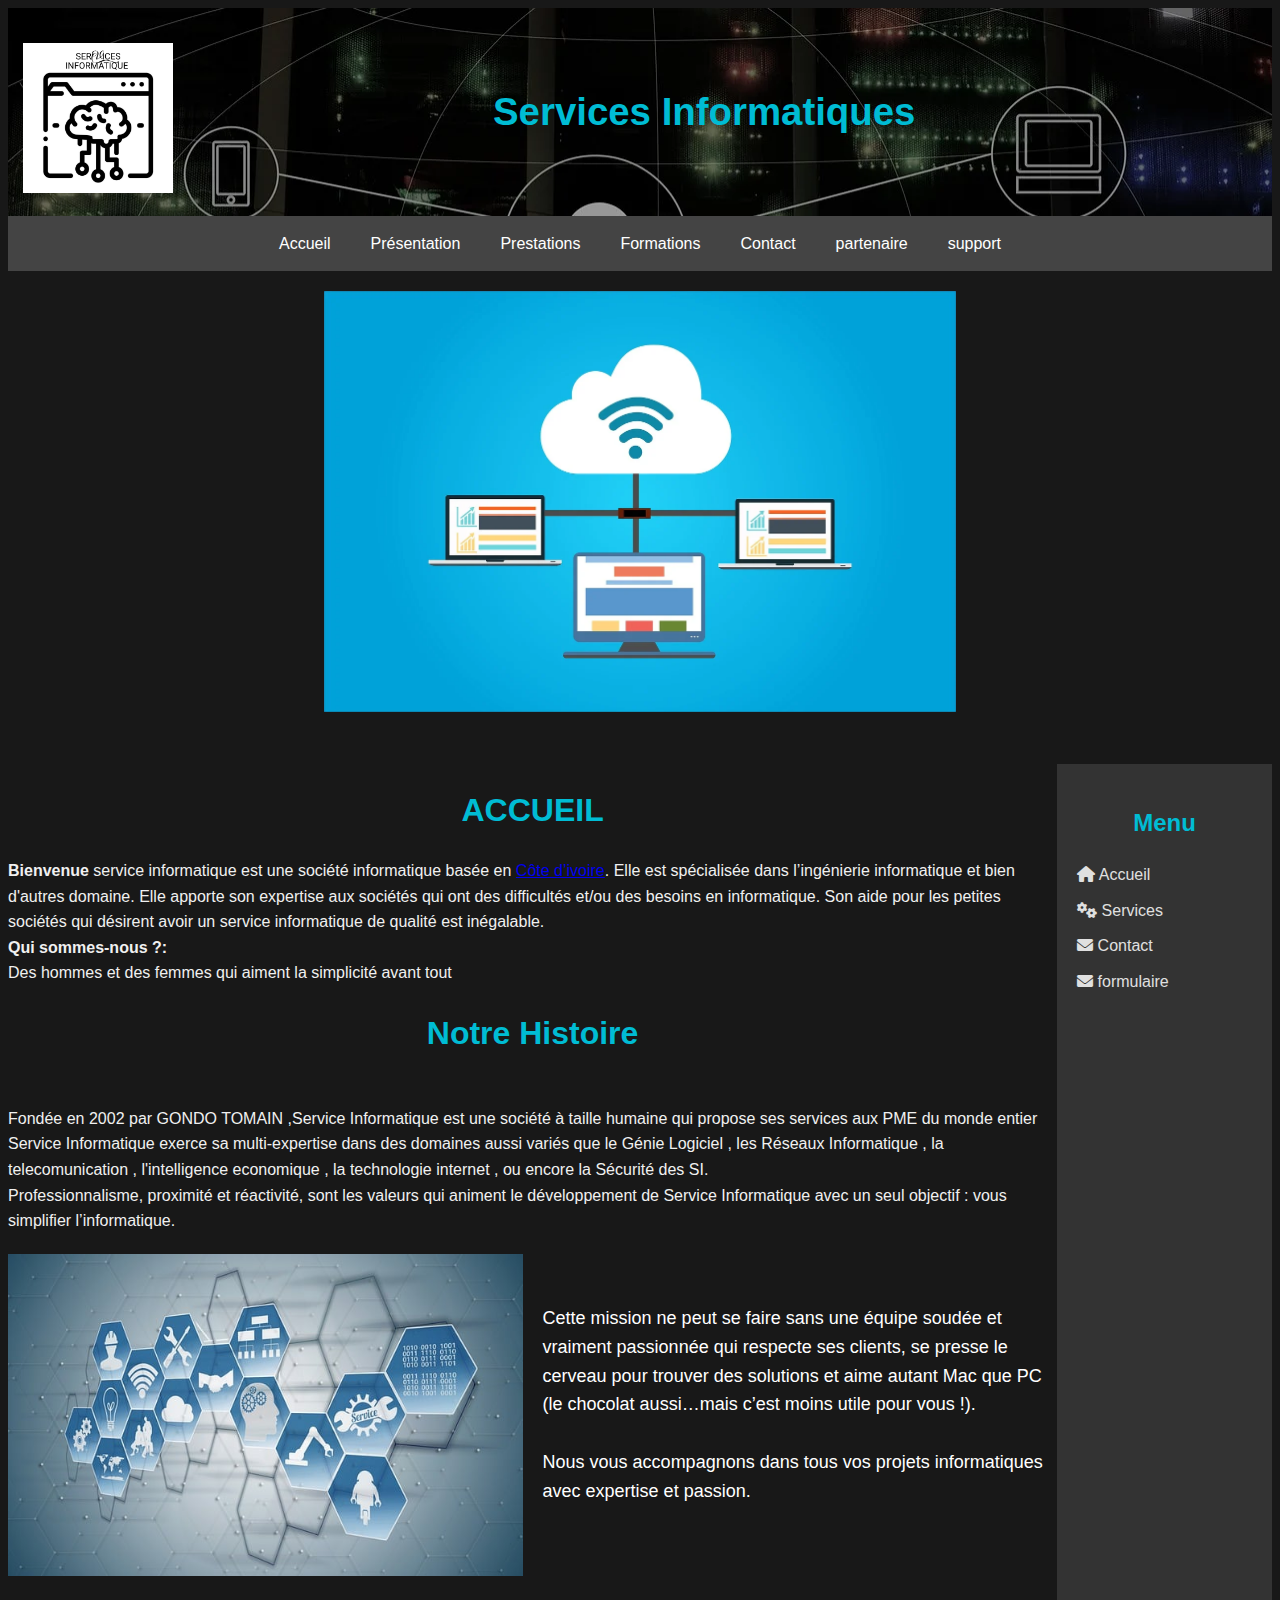
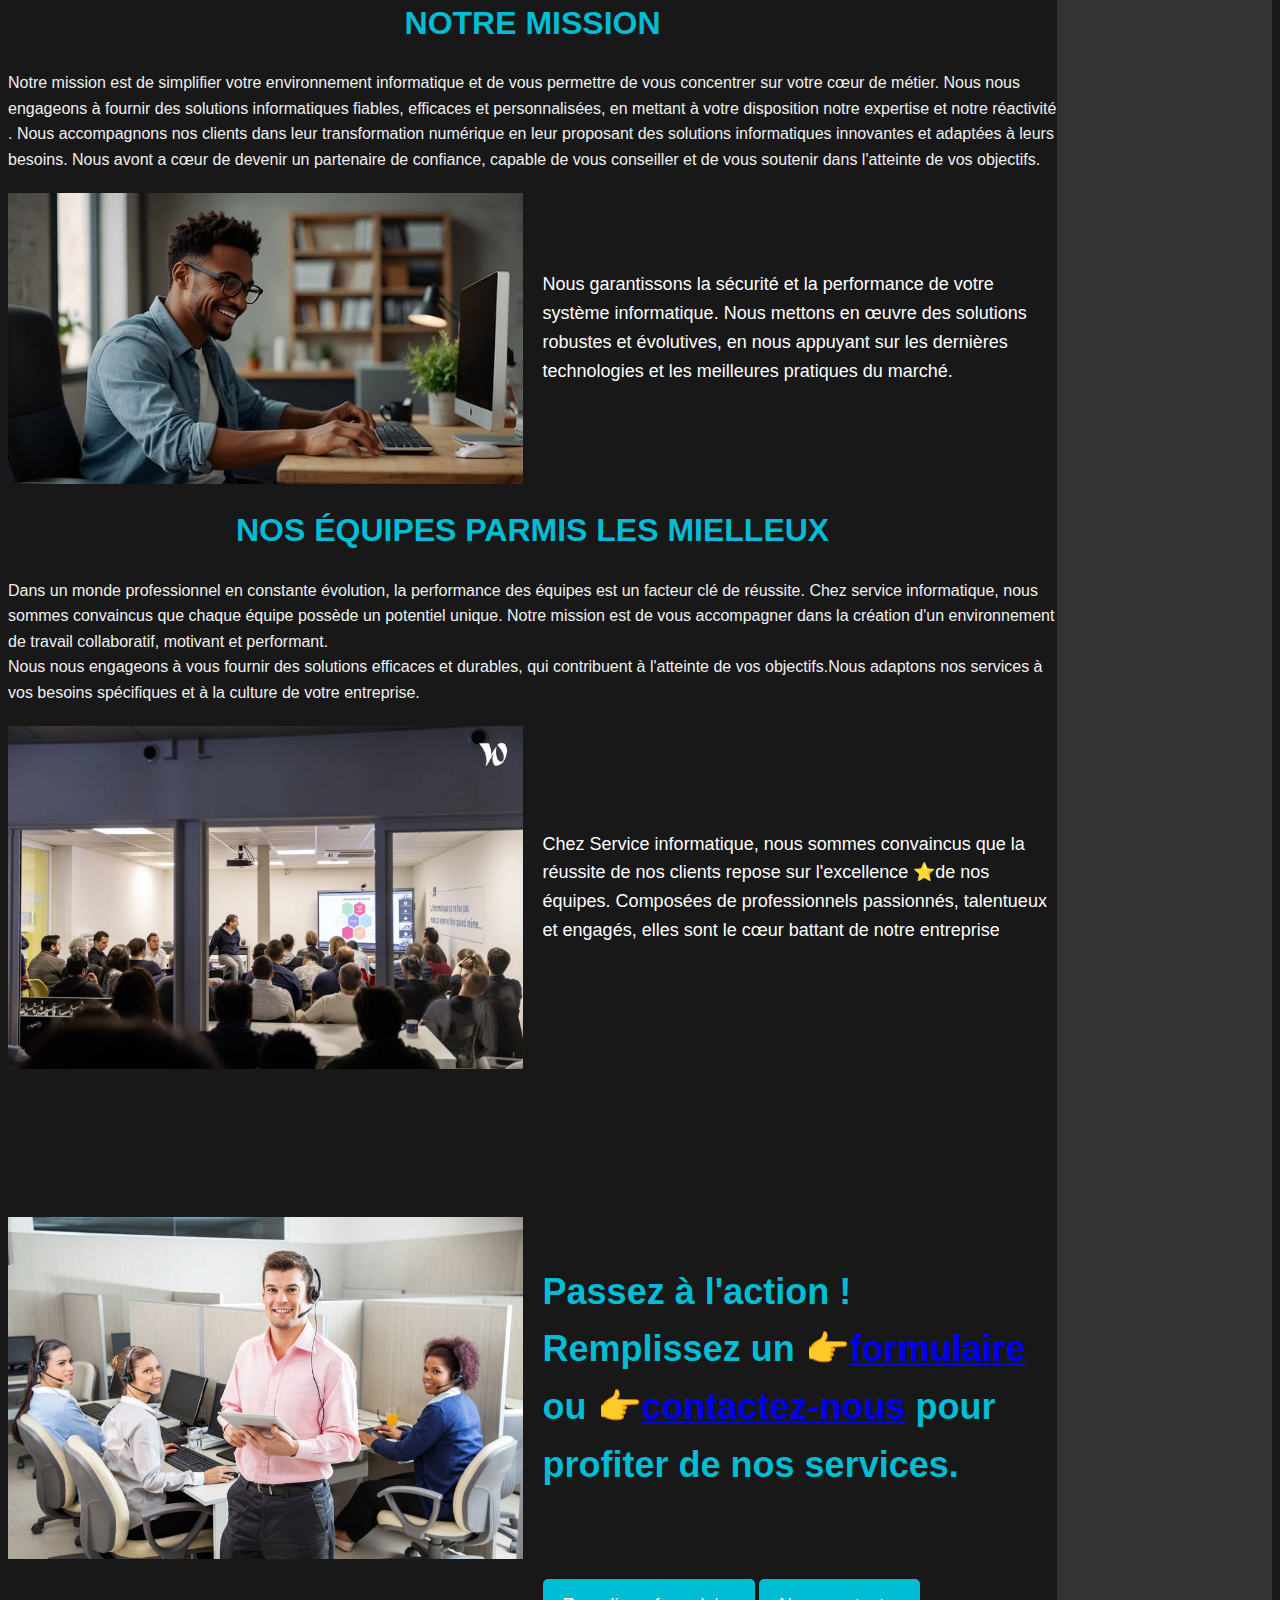
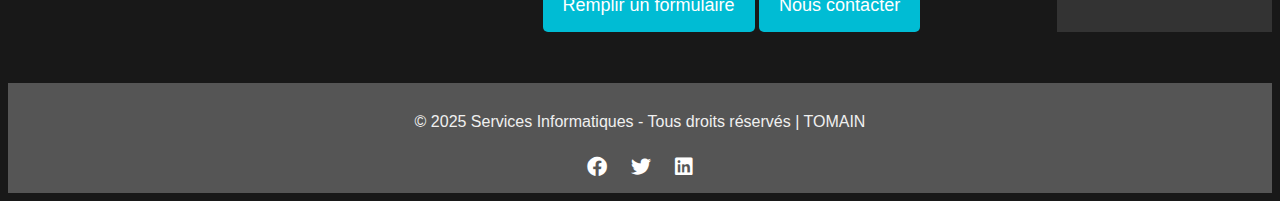
<file: index.html>
<!DOCTYPE html>
<html lang="fr">
<head>
    <meta charset="UTF-8">
    <meta name="viewport" content="width=device-width, initial-scale=1.0">
    <title>SV INFORMATIQUE</title>
    <link rel="stylesheet" href="styles.css">
    <link rel="icon" href="image 13.png">
    <link rel="stylesheet" href="https://cdnjs.cloudflare.com/ajax/libs/font-awesome/6.0.0/css/all.min.css">
    <link rel="stylesheet" href="https://cdn.jsdelivr.net/npm/swiper/swiper-bundle.min.css">


</head>
<body>

    <header class="le-haut">
        <div class="logo">
            <img src="image 0.png" alt="lodo de service informatique">
        </div>
      <big><h1>Services Informatiques</h1></big>
    </header>
    
    <!-- Bouton hamburger pour mobile -->
    <input type="checkbox" id="menu-toggle" class="menu-checkbox">
    <label for="menu-toggle" class="menu-icon">&#9776;</label>
    
    <!-- Menu mobile -->
    <nav class="menu-container">
        <ul class="menu-mobile">
            <li><a href="#acc">Accueil</a></li>
            <li class="dropdown">
                <label for="submenu-toggle-1" class="submenu-label">Présentation</label>
                <input type="checkbox" id="submenu-toggle-1" class="submenu-checkbox">
                <ul class="submenu">
                    <li><a href="#Histoire">Historique</a></li>
                    <li><a href="#mission">Mission</a></li>
                    <li><a href="#equipe">Équipe</a></li>
                </ul>
            </li>
            <li class="dropdown">
                <label for="submenu-toggle-2" class="submenu-label">Prestations</label>
                <input type="checkbox" id="submenu-toggle-2" class="submenu-checkbox">
                <ul class="submenu">
                    <li><a href="#">Génie Logiciel</a></li>
                    <li><a href="#">Réseaux Informatiques</a></li>
                    <li><a href="#">Télécommunication</a></li>
                </ul>
            </li>
        </ul>
    </nav>
    
    <!-- Menu deroulant -->
    <nav>
        <ul class="menu">
            <li><a href="#acc">Accueil</a></li>
            <li class="dropdown">
                <a href="#">Présentation</a>
                <ul class="submenu">
                    <li><a href="#Histoire">Historique</a></li>
                    <li><a href="#mission">Mission</a></li>
                    <li><a href="#equipe">Équipe</a></li>
                </ul>
            </li>
            <li class="dropdown">
                <a href="#">Prestations</a>
                <ul class="submenu">
                    <li><a href="#">Génie Logiciel</a></li>
                    <li><a href="#">Réseaux <br> Informatiques</a></li>
                    <li><a href="#">Télécommu <br>nication</a></li>
                    <li><a href="#">intelligence <br>economique</a></li>
                    <li><a href="#">technologie <br> internet</a></li>
                    <li><a href="#">Sécurité <br> des SI</a></li>
                </ul>
            </li>
            <li class="dropdown"><a href="#">Formations</a>
                <ul class="submenu">
                    <li><a href="#">certification</a></li>
                    <li><a href="#">seminaires</a></li>
                    <li><a href="#">conferences</a></li>
                    <li><a href="#">ateliers</a></li>
                </ul>
            </li>
            <li class="dropdown">
                <a href="./contact.html">Contact</a>
                <ul class="submenu">
                </ul>
            </li>
            <li class="dropdown"><a href="#">partenaire</a>
                <ul class="submenu">
                    <li><a href="#">nationaux</a></li>
                    <li><a href="#">inter nations</a></li>
                </ul>
            </li>
            <li class="dropdown"><a href="#">support</a>
                <ul class="submenu">
                    <li><a href="#">assistance</a></li>
                    <li><a href="#">telechar<br>
                        gement</a></li>
                </ul>
            </li>
        </ul>
    </nav>
    <!-- image defilante -->
    <center>
        <div class="carousel">
            <div class="carousel-slide">
              <img src="image 4.webp" alt="Image 1">
              <img src="image 9.jpg" alt="Image 2">
              <img src="image 7.jpg" alt="Image 3">
              <img src="image 6.jpg" alt="Image 2">
            </div>
        </div>
        
    </center><br><br>
    <div class="container">
        <main class="content">     
          <center><h1><a id="acc">ACCUEIL</a></h1></center>
            <b> Bienvenue</b>
           service informatique est une société informatique basée en <a href="./contact.html">Côte d’ivoire</a>. Elle est spécialisée dans l’ingénierie informatique et bien d'autres domaine. Elle apporte son expertise aux sociétés qui ont des difficultés et/ou des besoins en informatique. Son aide pour les petites sociétés qui désirent avoir un service informatique de qualité est inégalable. <br>
            <b> Qui sommes-nous ?:</b><br>
          Des hommes et des femmes qui aiment la simplicité avant tout <br>
          <center><h1 id="Histoire">Notre Histoire</h1></center><br>
          Fondée en 2002 par GONDO TOMAIN ,Service Informatique est une société à taille humaine qui propose ses services aux PME du monde entier <br>
          Service Informatique exerce sa multi-expertise dans des domaines aussi variés que le Génie Logiciel , les Réseaux Informatique , la telecomunication , l'intelligence economique , la technologie internet , ou encore la Sécurité des SI.<BR>Professionnalisme, proximité et réactivité, sont les valeurs qui animent le développement de Service Informatique avec un seul objectif : vous simplifier l’informatique.  <br>
            <div class="grid-container">
                <img src="image 8.jpg" alt="Image illustrative">
                <div class="text-box">
                    <p>Cette mission ne peut se faire sans une équipe soudée et vraiment passionnée qui respecte ses clients, se presse le cerveau pour trouver des solutions et aime autant Mac que PC (le chocolat aussi…mais c’est moins utile pour vous !). <BR></BR>Nous vous accompagnons dans tous vos projets informatiques avec expertise et passion.</p>
                </div>
            </div>
            <center><h1 id="mission">NOTRE MISSION</h1></center>
            Notre mission est de simplifier votre environnement informatique et de vous permettre de vous concentrer sur votre cœur de métier. Nous nous engageons à fournir des solutions informatiques fiables, efficaces et personnalisées, en mettant à votre disposition notre expertise et notre réactivité . Nous accompagnons nos clients dans leur transformation numérique en leur proposant des solutions informatiques innovantes et adaptées à leurs besoins. Nous avont a cœur de devenir un partenaire de confiance, capable de vous conseiller et de vous soutenir dans l'atteinte de vos objectifs.<br>
            <div class="grid-container">
                <img src="image 1.jpg" alt="Image illustrative">
                <div class="text-box">
                    <p>Nous  garantissons la sécurité et la performance de votre système informatique. Nous mettons en œuvre des solutions robustes et évolutives, en nous appuyant sur les dernières technologies et les meilleures pratiques du marché.</p>
                </div>
            </div>
            <center><h1 id="equipe">NOS ÉQUIPES PARMIS LES MIELLEUX</h1></center>
            Dans un monde professionnel en constante évolution, la performance des équipes est un facteur clé de réussite. Chez service informatique, nous sommes convaincus que chaque équipe possède un potentiel unique. Notre mission est de vous accompagner dans la création d'un environnement de travail collaboratif, motivant et performant. <br>
            Nous nous engageons à vous fournir des solutions efficaces et durables, qui contribuent à l'atteinte de vos objectifs.Nous adaptons nos services à vos besoins spécifiques et à la culture de votre entreprise.
            <div class="grid-container">
                <img src="image 12.webp" alt="Image illustrative">
                <div class="text-box">
                    <p>Chez Service informatique, nous sommes convaincus que la réussite de nos clients repose sur l'excellence ⭐de nos équipes. Composées de professionnels passionnés, talentueux et engagés, elles sont le cœur battant de notre entreprise</p>
                </div>
            </div><br><br><br><br><br>
            <div class="grid-container">
            <img src="image 11.jpe" alt="Image illustrative">
            <div class="text-box">
                <p><h1>Passez à l'action ! <br>Remplissez un 👉<a href="./formulaire.html">formulaire</a><br>
                ou 👉<a href="./contact.html">contactez-nous</a> pour profiter de nos services.</h1>
                </p>
            </div><br>
            <div class="cta-container">
                <a href="./formulaire.html" class="cta-button">Remplir un formulaire</a>
                <a href="./contact.html" class="cta-button">Nous contacter</a>
            </div>
            
        </main>
        <aside class="sidebar">
            <center><h2>Menu</h2></center>
            <ul>
                <li><a href="#acc"><i class="fas fa-home"></i> Accueil</a></li>
                <li><a href="#"><i class="fas fa-cogs"></i> Services</a></li>
                <li><a href="./contact.html"><i class="fas fa-envelope"></i> Contact</a></li>
                <li><a href="./formulaire.html"><i class="fas fa-envelope"></i> formulaire</a></li>
            </ul>
        </aside>
    </div><br><br>
    <script src="https://cdn.jsdelivr.net/npm/swiper/swiper-bundle.min.js"></script>


<footer>
    <p>&copy; 2025 Services Informatiques - Tous droits réservés | TOMAIN</p>
    <div class="social-icons">
        <a href="#"><i class="fab fa-facebook"></i></a>
        <a href="#"><i class="fab fa-twitter"></i></a>
        <a href="#"><i class="fab fa-linkedin"></i></a>
    </div>
</footer>

</body>
</html>
</file>
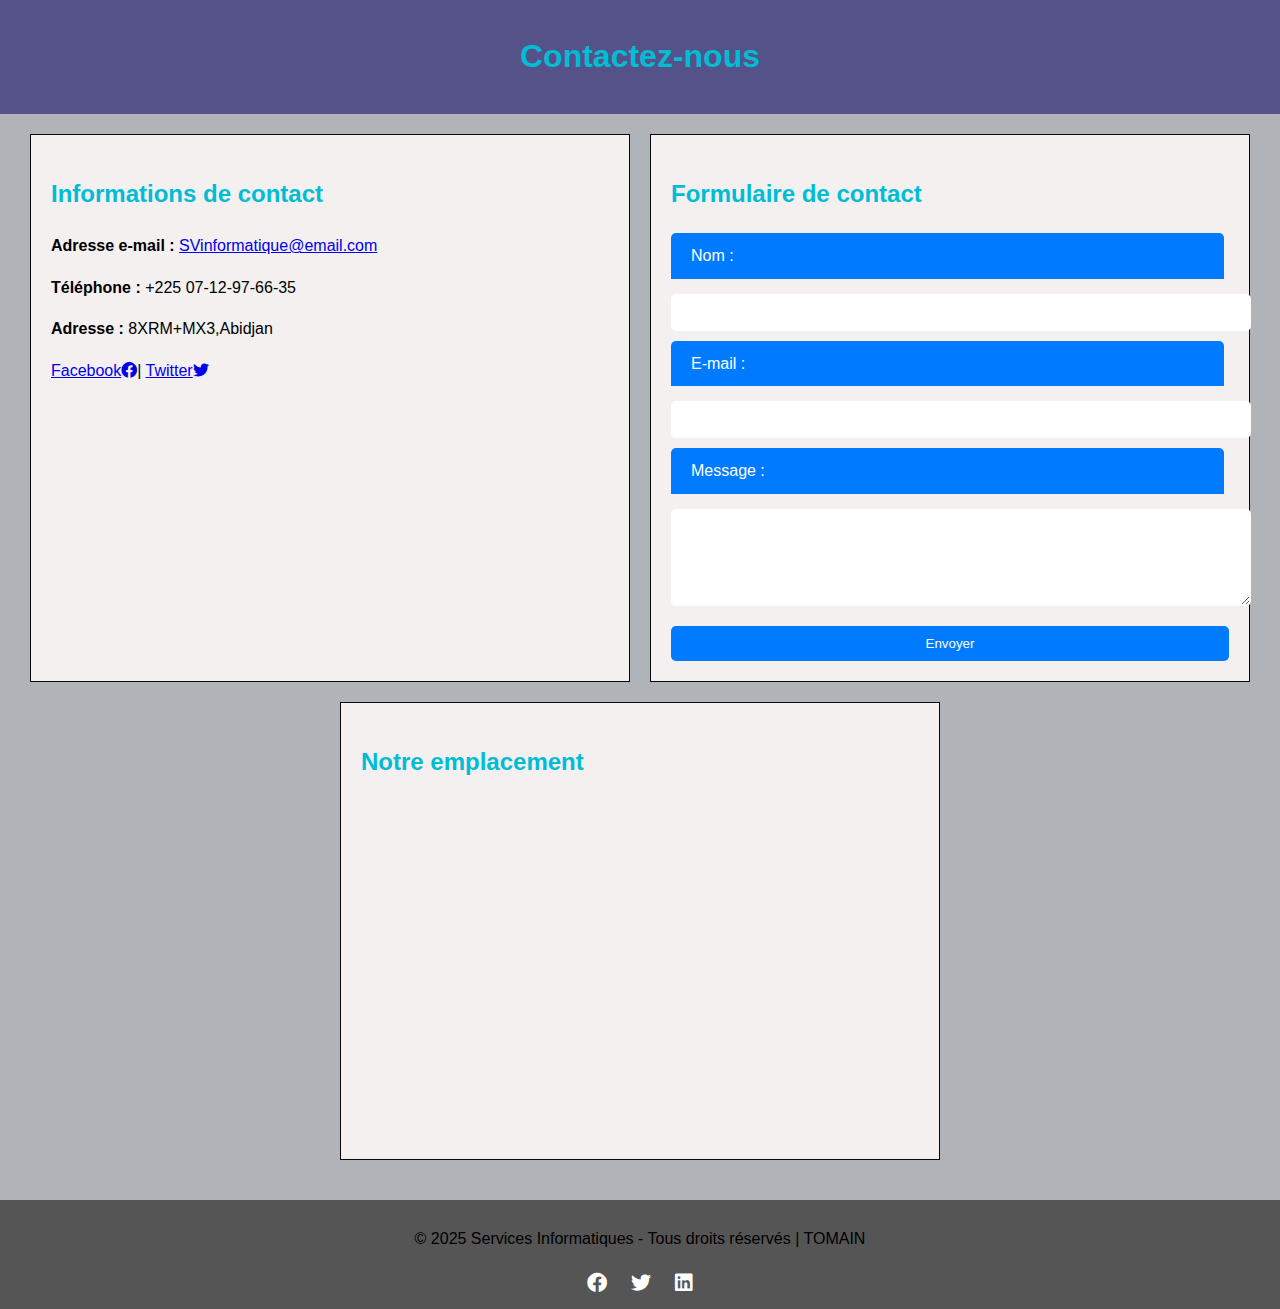
<file: contact.html>
<!DOCTYPE html>
<html lang="en">
<head>
    <meta charset="UTF-8">
    <meta name="viewport" content="width=device-width, initial-scale=1.0"> 
    <link rel="stylesheet" href="styles.css">
    <link rel="icon" href="image 13.png">
    <link rel="stylesheet" href="https://cdnjs.cloudflare.com/ajax/libs/font-awesome/6.0.0/css/all.min.css">
    <title>NOUS CONTACTER</title>
</head>

    <body class="contact">
        <header class="contact">
            <h1>Contactez-nous</h1>
        </header>
    
        <main class="contact">
            <section class="contact">
                <h2>Informations de contact</h2>
                <p><strong>Adresse e-mail :</strong> <a href="mailto:info@votresite.com">SVinformatique@email.com</a></p>
                <p><strong>Téléphone :</strong> +225 07-12-97-66-35</p>
                <p><strong>Adresse :</strong> 8XRM+MX3,Abidjan</p>
                <p><a href="https://www.facebook.com/votresite" target="_blank">Facebook</a><a href="#"><i class="fab fa-facebook"></i></a>| <a href="https://twitter.com/votresite" target="_blank">Twitter</a><a href="#"><i class="fab fa-twitter"></i></a></p>
            </section>
                <section class="contact">
                    <h2>Formulaire de contact</h2>
                    <form class="contact" action="traitement_formulaire.php" method="post">
                        <label for="nom">Nom :</label>
                        <input type="text" id="nom" name="nom" required>
                        <label for="email">E-mail :</label>
                        <input type="email" id="email" name="email" required>
                        <label for="message">Message :</label>
                        <textarea id="message" name="message" rows="5" required></textarea>
                        <button type="submit">Envoyer</button>
                    </form>
                </section>
            <section class="mapcontact">
                <h2>Notre emplacement</h2>
                <iframe src="https://www.google.com/maps/embed?pb=!1m17!1m12!1m3!1d993.1229249988912!2d-4.015728071605871!3d5.341648334944597!2m3!1f0!2f0!3f0!3m2!1i1024!2i768!4f13.1!3m2!1m1!2zNcKwMjAnMjkuOSJOIDTCsDAwJzU0LjMiVw!5e0!3m2!1sen!2sci!4v1742137156466!5m2!1sen!2sci" width="560" height="330" style="border:0;" allowfullscreen="" loading="lazy" referrerpolicy="no-referrer-when-downgrade"></iframe>
        </main>
        <footer>
            <p>&copy; 2025 Services Informatiques - Tous droits réservés | TOMAIN</p>
            <div class="social-icons">
                <a href="#"><i class="fab fa-facebook"></i></a>
                <a href="#"><i class="fab fa-twitter"></i></a>
                <a href="#"><i class="fab fa-linkedin"></i></a>
            </div>
        </footer>

    </body>
</html>
</file>
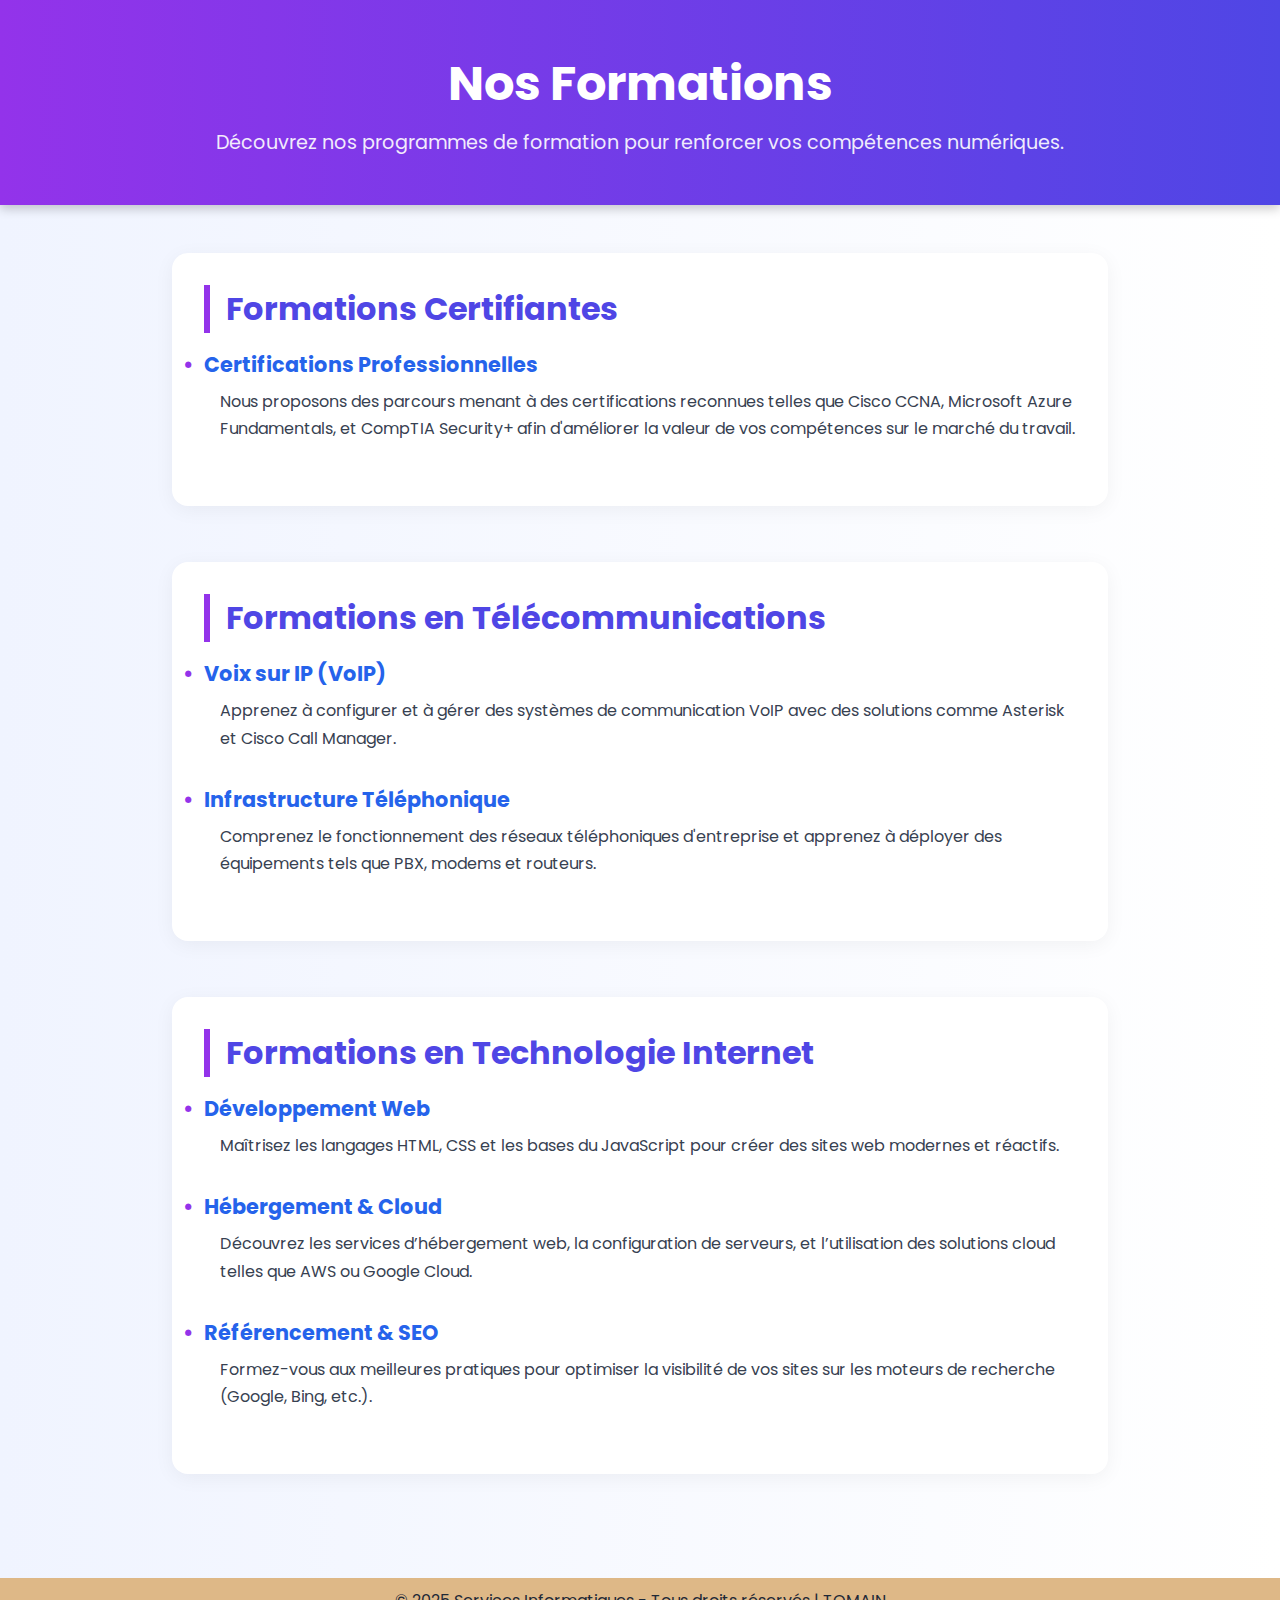
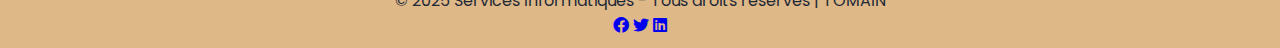
<file: formation.html>
<!DOCTYPE html>
<html lang="fr">
<head>
  <meta charset="UTF-8">
  <title>Formations - Services Informatiques</title>
  <link rel="icon" href="image 13.png">
      <link rel="stylesheet" href="https://cdnjs.cloudflare.com/ajax/libs/font-awesome/6.0.0/css/all.min.css"><!-- lien pour les image du menu de droite-->
  <link href="https://fonts.googleapis.com/css2?family=Poppins:wght@400;600&display=swap" rel="stylesheet">
  <style>
    * {
      margin: 0;
      padding: 0;
      box-sizing: border-box;
    }

    body {
      font-family: 'Poppins', sans-serif;
      background: linear-gradient(to right, #f0f4ff, #ffffff);
      color: #1f2937;
    }

    header {
      background: linear-gradient(90deg, #9333ea, #4f46e5);
      color: white;
      padding: 3rem 2rem;
      text-align: center;
      box-shadow: 0 4px 10px rgba(0, 0, 0, 0.2);
    }

    header h1 {
      font-size: 3rem;
      margin-bottom: 0.5rem;
    }

    header p {
      font-size: 1.2rem;
      opacity: 0.9;
    }

    .content {
      max-width: 1000px;
      margin: auto;
      padding: 3rem 2rem;
    }

    section {
      margin-bottom: 3.5rem;
      padding: 2rem;
      background: #ffffff;
      border-radius: 16px;
      box-shadow: 0 4px 20px rgba(0, 0, 0, 0.05);
    }

    section h2 {
      color: #4f46e5;
      font-size: 2rem;
      margin-bottom: 1rem;
      border-left: 6px solid #9333ea;
      padding-left: 1rem;
    }

    article {
      margin-bottom: 2rem;
    }

    article h3 {
      font-size: 1.3rem;
      color: #2563eb;
      margin-bottom: 0.5rem;
      position: relative;
    }

    article h3::before {
      content: "\2022";
      color: #9333ea;
      font-weight: bold;
      display: inline-block;
      width: 1em;
      margin-left: -1em;
    }

    article p {
      font-size: 1rem;
      line-height: 1.7;
      color: #374151;
      margin-left: 1rem;
    }

   footer {
    background-color:burlywood;
    padding: 10px;
    text-align: center;
}
  </style>
</head>
<body>
  <header>
    <h1>Nos Formations</h1>
    <p>Découvrez nos programmes de formation pour renforcer vos compétences numériques.</p>
  </header>

  <main class="content">
    <section>
      <h2>Formations Certifiantes</h2>
      <article>
        <h3>Certifications Professionnelles</h3>
        <p>Nous proposons des parcours menant à des certifications reconnues telles que Cisco CCNA, Microsoft Azure Fundamentals, et CompTIA Security+ afin d'améliorer la valeur de vos compétences sur le marché du travail.</p>
      </article>
    </section>

    <section>
      <h2>Formations en Télécommunications</h2>
      <article>
        <h3>Voix sur IP (VoIP)</h3>
        <p>Apprenez à configurer et à gérer des systèmes de communication VoIP avec des solutions comme Asterisk et Cisco Call Manager.</p>
      </article>
      <article>
        <h3>Infrastructure Téléphonique</h3>
        <p>Comprenez le fonctionnement des réseaux téléphoniques d'entreprise et apprenez à déployer des équipements tels que PBX, modems et routeurs.</p>
      </article>
    </section>

    <section>
      <h2>Formations en Technologie Internet</h2>
      <article>
        <h3>Développement Web</h3>
        <p>Maîtrisez les langages HTML, CSS et les bases du JavaScript pour créer des sites web modernes et réactifs.</p>
      </article>
      <article>
        <h3>Hébergement & Cloud</h3>
        <p>Découvrez les services d’hébergement web, la configuration de serveurs, et l’utilisation des solutions cloud telles que AWS ou Google Cloud.</p>
      </article>
      <article>
        <h3>Référencement & SEO</h3>
        <p>Formez-vous aux meilleures pratiques pour optimiser la visibilité de vos sites sur les moteurs de recherche (Google, Bing, etc.).</p>
      </article>
    </section>
  </main>

      
    <footer>
        <p>&copy; 2025 Services Informatiques - Tous droits réservés | TOMAIN</p>
        <div class="social-icons">
            <a href="#"><i class="fab fa-facebook"></i></a>
            <a href="#"><i class="fab fa-twitter"></i></a>
            <a href="#"><i class="fab fa-linkedin"></i></a>
        </div>
    </footer>
</body>
</html>
</file>
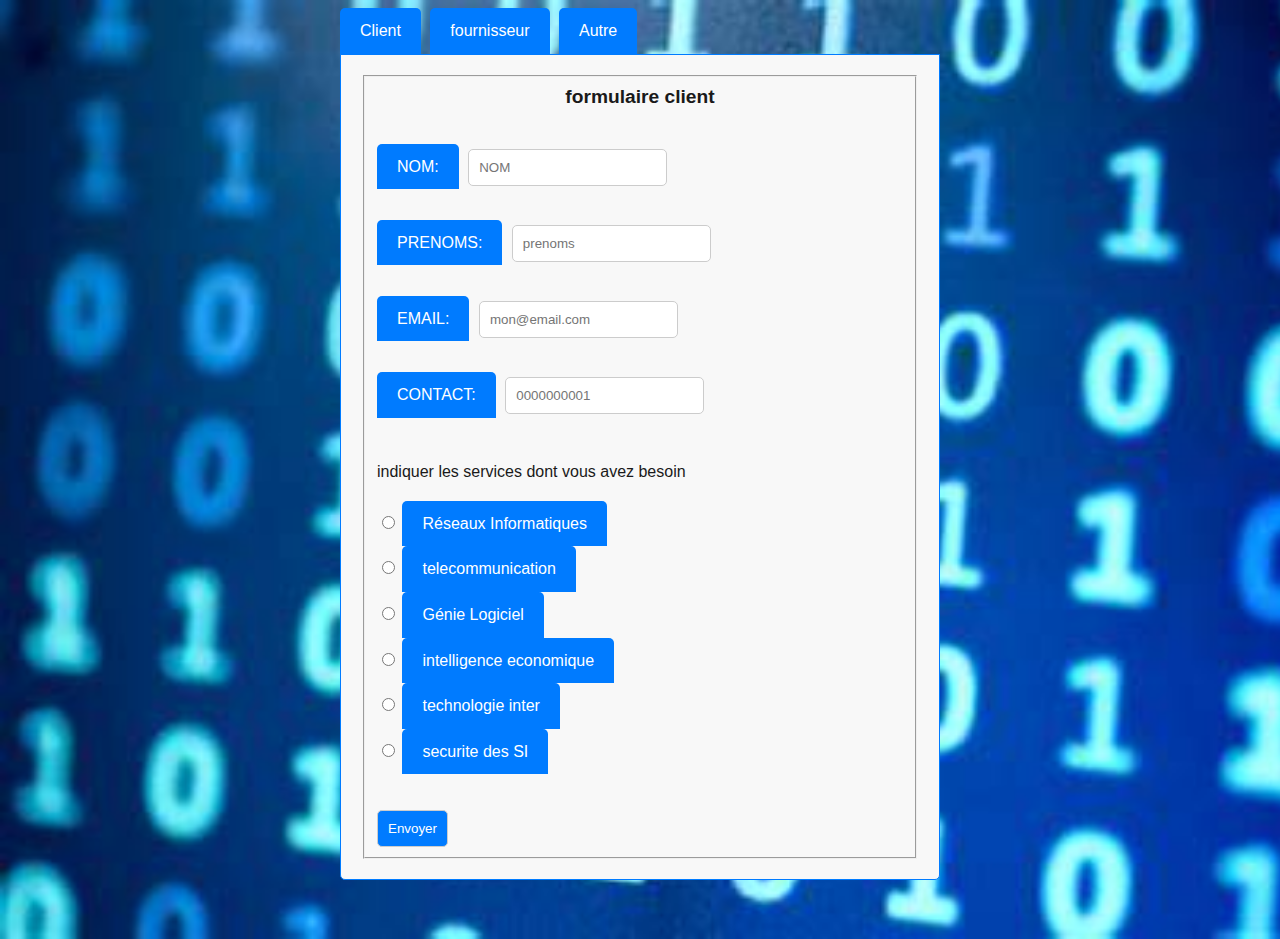
<file: formulaire.html>
<!DOCTYPE html>
<html lang="en">
<head>
    <meta charset="UTF-8">
    <meta name="viewport" content="width=device-width, initial-scale=1.0">
    <link rel="stylesheet" href="styles.css">
    <title>formulaire</title>
    <link rel="icon" href="image 13.png">
</head>
<body class="formulaire">
       <!-- tableaux aonglet -->
       <div class="tab-container">
        <!-- Onglets -->
        <input type="radio" id="tab1" name="tabs" checked>
        <label for="tab1">Client</label>
    
        <input type="radio" id="tab2" name="tabs">
        <label for="tab2">fournisseur</label>
    
        <input type="radio" id="tab3" name="tabs">
        <label for="tab3">Autre</label>

        <!-- formulaire client -->
        <div class="tab-content" id="content1">
            <form class="client" action="traitement.php" method="post">
                <fieldset  class="client"><center><legend><big><b>formulaire client</b></big></legend></center><br>
                        <label for="nom">NOM:</label>
                        <INput type="text" id="nom" name="nom" placeholder="NOM" required></INput ><br><br>
                        <label for="prenoms">PRENOMS:</label>
                        <INput type="text" id="prenoms" name="prenoms" placeholder="prenoms" required></INput><br><br>
                        <label for="email">EMAIL:</label>
                        <INput type="email" id="email" name="email" placeholder="mon@email.com" required></INput><br><br>
                        <label for="contact">CONTACT:</label>
                        <input type="tel" id="contact" name="contact" placeholder="0000000001" required></input><br><br>
                        <p>indiquer les services dont vous avez besoin</p>
                        <input type="radio" id="Réseaux Informatiques" name="Réseaux Informatiques"> 
                        <label for="Réseaux Informatiques">Réseaux Informatiques</label><br>
                        <input type="radio" id="telecommunication" name="telecommunication"> 
                        <label for="telecommunication">telecommunication</label><br>
                        <input type="radio" id="Génie Logiciel" name="Génie Logiciel"> 
                        <label for="Génie Logiciel">Génie Logiciel</label><br>
                        <input type="radio" id="intelligence economique" name="intelligence economique"> 
                        <label for="intelligence economique">intelligence economique</label><br>
                        <input type="radio" id="technologie internet" name="technologie internet"> 
                        <label for="technologie inter">technologie inter</label><br>
                        <input type="radio" id="securite des SI" name="securite des SI"> 
                        <label for="services des SI">securite des SI</label><br><br>
                        <button type="submit">Envoyer</button>
                    </fieldset>
            </form>
        </div>   
        <!-- formulaire fouurnisseur -->
        <div class="tab-content" id="content2">
            <form action="traintement.php" method="post">
                <fieldset class="fournisseur">
                    <center><legend><big><b>formulaire fournisseur</b></big></legend></center><br><br>
                    <b><big>veuillez remplir le formulaire suivant</big></b><br><br>
                    <label for="proprietaire de l'entreprise">proprietairede l'entreprise:</label>
                    <input type="text" id="proprietairede l'entreprise" placeholder="proprietairede l'entreprise"><br><br>
                    <label for="Nom de l'entreprise">Nom de l'entreprise:</label>
                    <input type="text" id="Nom de l'entreprise" placeholder="Nom de l'entreprise"><br><br>
                    <label for="Contact">Contact:</label>
                    <input type="text" id="Contact" placeholder="Contact"><br><br>
                    <label for="EMAIL">EMAIL</label>
                    <input type="text" id="EMAIL" placeholder="EMAIL"><br><br>
                    <label for="numero d'enregistrement de l'entite d'Etat">numero d'enregistrement de l'entite d'Etat</label>
                    <input type="text" id="numero d'enregistrement de l'entite d'Etat" placeholder="C1234567"><br><br>
                    <label for="numero d'identification fiscal">Numero d'identification fiscal</label>
                    <input type="text" id="numero d'identification fiscal" placeholder="347593021"><br>
                    <button type="submit">Envoyer</button>                
                    <br><br>
                </fieldset>
            </form>
        </div>
        <!-- Formulaire Autre -->
        <div class="tab-content" id="content3">
            <form>
                <h2>Formulaire Autre</h2>
                <label for="message">Votre message :</label>
                <textarea id="message" name="message" rows="4" required></textarea>
    
                <button type="submit">Envoyer</button>
            </form>
        </div>
    </div><br><br>
</body>
</html>
</file>
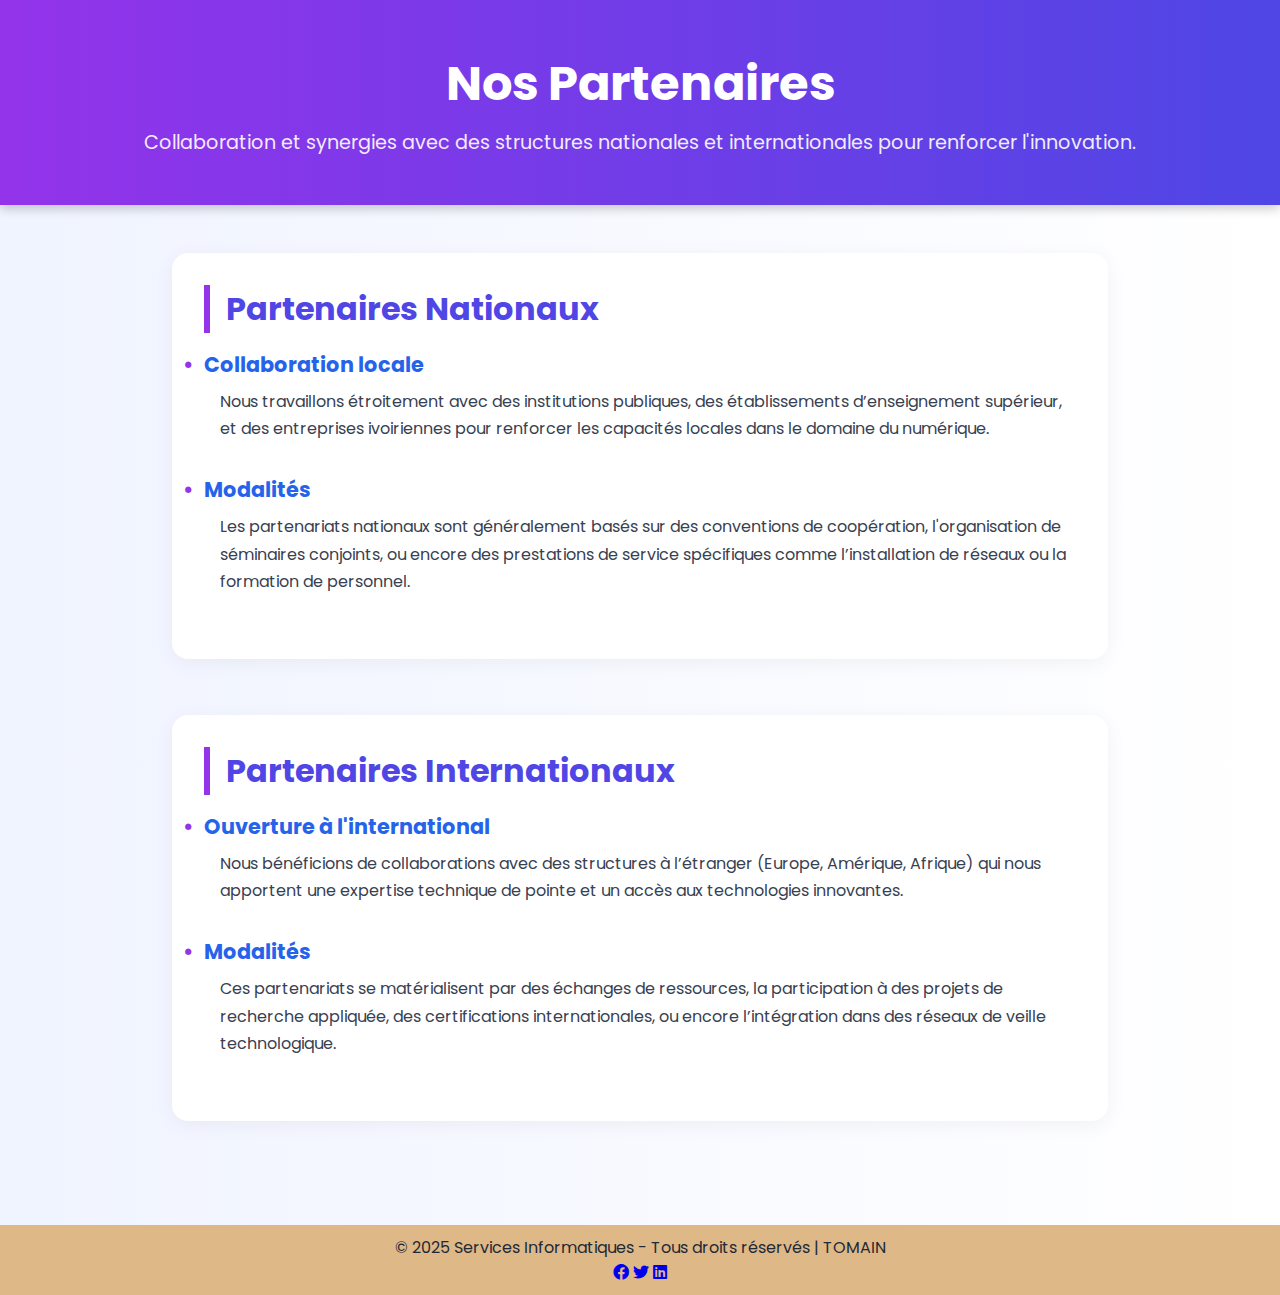
<file: partenaire.html>
<!DOCTYPE html>
<html lang="fr">
<head>
  <meta charset="UTF-8">
  <title>Partenaires - Services Informatiques</title>
  <link rel="icon" href="image 13.png">
  <link rel="stylesheet" href="https://cdnjs.cloudflare.com/ajax/libs/font-awesome/6.0.0/css/all.min.css"><!-- lien pour les image du menu de droite-->
  <link href="https://fonts.googleapis.com/css2?family=Poppins:wght@400;600&display=swap" rel="stylesheet">
  <style>
    * {
      margin: 0;
      padding: 0;
      box-sizing: border-box;
    }

    body {
      font-family: 'Poppins', sans-serif;
      background: linear-gradient(to right, #f0f4ff, #ffffff);
      color: #1f2937;
    }

    header {
      background: linear-gradient(90deg, #9333ea, #4f46e5);
      color: white;
      padding: 3rem 2rem;
      text-align: center;
      box-shadow: 0 4px 10px rgba(0, 0, 0, 0.2);
    }

    header h1 {
      font-size: 3rem;
      margin-bottom: 0.5rem;
    }

    header p {
      font-size: 1.2rem;
      opacity: 0.9;
    }

    .content {
      max-width: 1000px;
      margin: auto;
      padding: 3rem 2rem;
    }

    section {
      margin-bottom: 3.5rem;
      padding: 2rem;
      background: #ffffff;
      border-radius: 16px;
      box-shadow: 0 4px 20px rgba(0, 0, 0, 0.05);
    }

    section h2 {
      color: #4f46e5;
      font-size: 2rem;
      margin-bottom: 1rem;
      border-left: 6px solid #9333ea;
      padding-left: 1rem;
    }

    article {
      margin-bottom: 2rem;
    }

    article h3 {
      font-size: 1.3rem;
      color: #2563eb;
      margin-bottom: 0.5rem;
      position: relative;
    }

    article h3::before {
      content: "\2022";
      color: #9333ea;
      font-weight: bold;
      display: inline-block;
      width: 1em;
      margin-left: -1em;
    }

    article p {
      font-size: 1rem;
      line-height: 1.7;
      color: #374151;
      margin-left: 1rem;
    }

   footer {
    background-color:burlywood;
    padding: 10px;
    text-align: center;
}
  </style>
</head>
<body>
  <header>
    <h1>Nos Partenaires</h1>
    <p>Collaboration et synergies avec des structures nationales et internationales pour renforcer l'innovation.</p>
  </header>

  <main class="content">
    <section>
      <h2>Partenaires Nationaux</h2>
      <article>
        <h3>Collaboration locale</h3>
        <p>Nous travaillons étroitement avec des institutions publiques, des établissements d’enseignement supérieur, et des entreprises ivoiriennes pour renforcer les capacités locales dans le domaine du numérique.</p>
      </article>
      <article>
        <h3>Modalités</h3>
        <p>Les partenariats nationaux sont généralement basés sur des conventions de coopération, l'organisation de séminaires conjoints, ou encore des prestations de service spécifiques comme l’installation de réseaux ou la formation de personnel.</p>
      </article>
    </section>

    <section>
      <h2>Partenaires Internationaux</h2>
      <article>
        <h3>Ouverture à l'international</h3>
        <p>Nous bénéficions de collaborations avec des structures à l’étranger (Europe, Amérique, Afrique) qui nous apportent une expertise technique de pointe et un accès aux technologies innovantes.</p>
      </article>
      <article>
        <h3>Modalités</h3>
        <p>Ces partenariats se matérialisent par des échanges de ressources, la participation à des projets de recherche appliquée, des certifications internationales, ou encore l’intégration dans des réseaux de veille technologique.</p>
      </article>
    </section>
  </main>

     
    <footer>
        <p>&copy; 2025 Services Informatiques - Tous droits réservés | TOMAIN</p>
        <div class="social-icons">
            <a href="#"><i class="fab fa-facebook"></i></a>
            <a href="#"><i class="fab fa-twitter"></i></a>
            <a href="#"><i class="fab fa-linkedin"></i></a>
        </div>
    </footer>

</body>
</html>
</file>
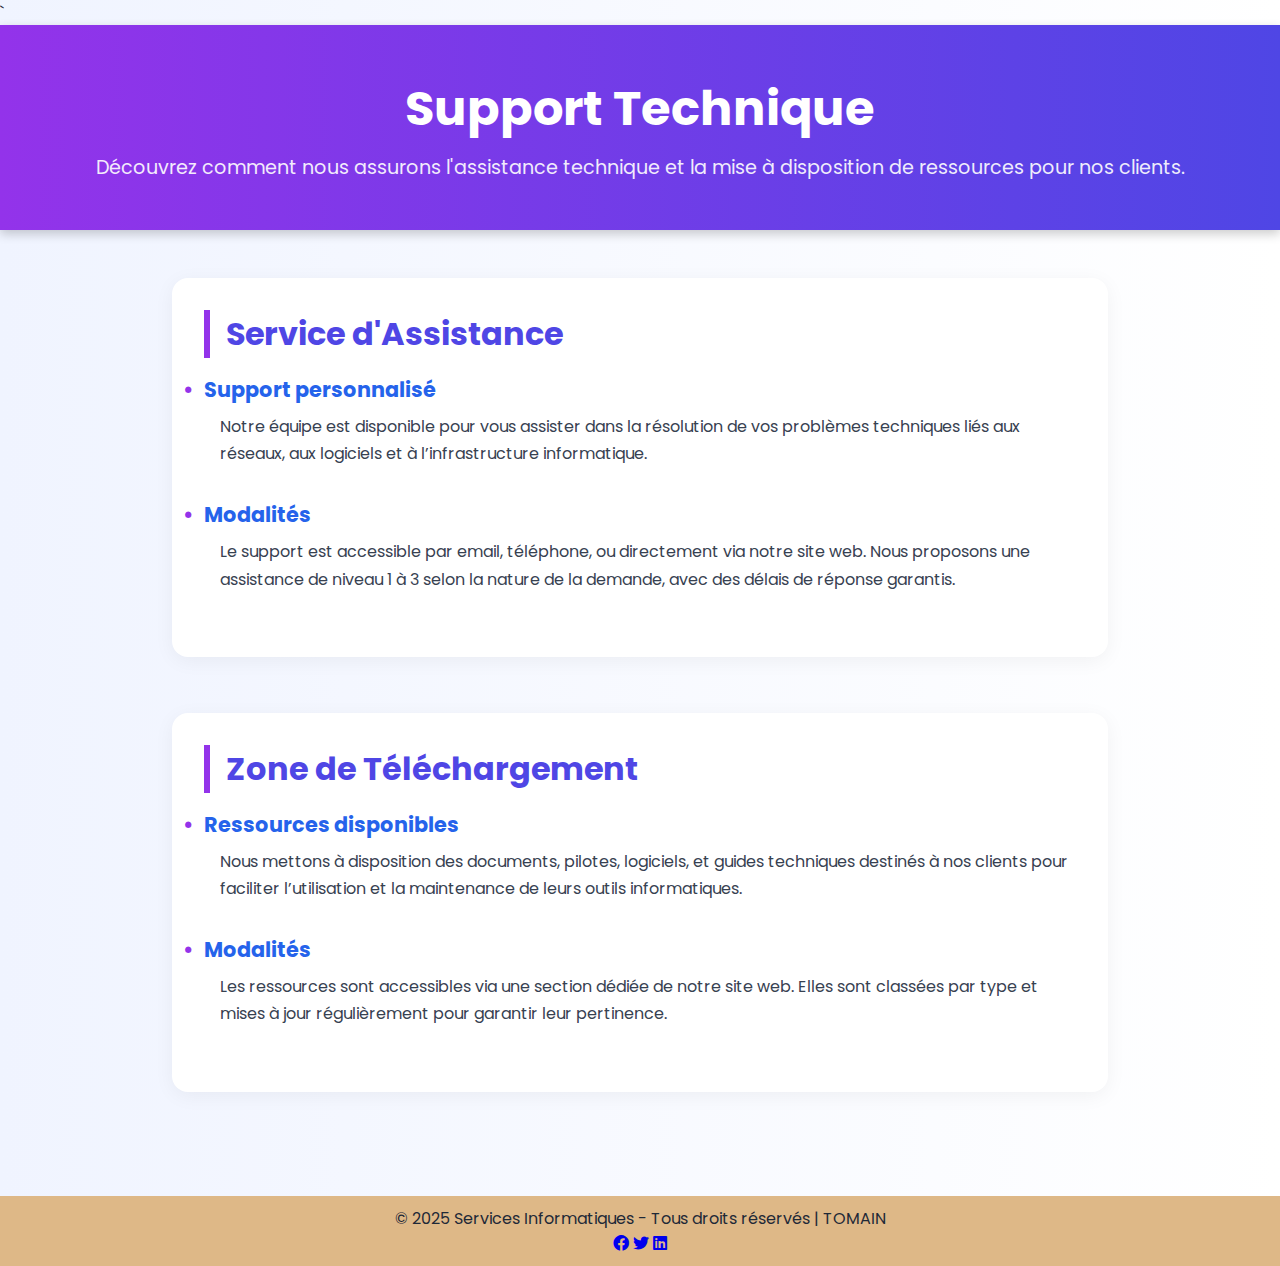
<file: support.html>
<!DOCTYPE html>
<html lang="fr">
<head>
  <meta charset="UTF-8">
  <title>Support - Services Informatiques</title>
  <link rel="icon" href="image 13.png">
   <link rel="stylesheet" href="https://cdnjs.cloudflare.com/ajax/libs/font-awesome/6.0.0/css/all.min.css"><!-- lien pour les image du menu de droite-->`
  <link href="https://fonts.googleapis.com/css2?family=Poppins:wght@400;600&display=swap" rel="stylesheet">
  <style>
    * {
      margin: 0;
      padding: 0;
      box-sizing: border-box;
    }

    body {
      font-family: 'Poppins', sans-serif;
      background: linear-gradient(to right, #f0f4ff, #ffffff);
      color: #1f2937;
    }

    header {
      background: linear-gradient(90deg, #9333ea, #4f46e5);
      color: white;
      padding: 3rem 2rem;
      text-align: center;
      box-shadow: 0 4px 10px rgba(0, 0, 0, 0.2);
    }

    header h1 {
      font-size: 3rem;
      margin-bottom: 0.5rem;
    }

    header p {
      font-size: 1.2rem;
      opacity: 0.9;
    }

    .content {
      max-width: 1000px;
      margin: auto;
      padding: 3rem 2rem;
    }

    section {
      margin-bottom: 3.5rem;
      padding: 2rem;
      background: #ffffff;
      border-radius: 16px;
      box-shadow: 0 4px 20px rgba(0, 0, 0, 0.05);
    }

    section h2 {
      color: #4f46e5;
      font-size: 2rem;
      margin-bottom: 1rem;
      border-left: 6px solid #9333ea;
      padding-left: 1rem;
    }

    article {
      margin-bottom: 2rem;
    }

    article h3 {
      font-size: 1.3rem;
      color: #2563eb;
      margin-bottom: 0.5rem;
      position: relative;
    }

    article h3::before {
      content: "\2022";
      color: #9333ea;
      font-weight: bold;
      display: inline-block;
      width: 1em;
      margin-left: -1em;
    }

    article p {
      font-size: 1rem;
      line-height: 1.7;
      color: #374151;
      margin-left: 1rem;
    }

  footer {
    background-color:burlywood;
    padding: 10px;
    text-align: center;
}
  </style>
</head>
<body>
  <header>
    <h1>Support Technique</h1>
    <p>Découvrez comment nous assurons l'assistance technique et la mise à disposition de ressources pour nos clients.</p>
  </header>

  <main class="content">
    <section>
      <h2>Service d'Assistance</h2>
      <article>
        <h3>Support personnalisé</h3>
        <p>Notre équipe est disponible pour vous assister dans la résolution de vos problèmes techniques liés aux réseaux, aux logiciels et à l’infrastructure informatique.</p>
      </article>
      <article>
        <h3>Modalités</h3>
        <p>Le support est accessible par email, téléphone, ou directement via notre site web. Nous proposons une assistance de niveau 1 à 3 selon la nature de la demande, avec des délais de réponse garantis.</p>
      </article>
    </section>

    <section>
      <h2>Zone de Téléchargement</h2>
      <article>
        <h3>Ressources disponibles</h3>
        <p>Nous mettons à disposition des documents, pilotes, logiciels, et guides techniques destinés à nos clients pour faciliter l’utilisation et la maintenance de leurs outils informatiques.</p>
      </article>
      <article>
        <h3>Modalités</h3>
        <p>Les ressources sont accessibles via une section dédiée de notre site web. Elles sont classées par type et mises à jour régulièrement pour garantir leur pertinence.</p>
      </article>
    </section>
  </main>
   
    <footer>
        <p>&copy; 2025 Services Informatiques - Tous droits réservés | TOMAIN</p>
        <div class="social-icons">
            <a href="#"><i class="fab fa-facebook"></i></a>
            <a href="#"><i class="fab fa-twitter"></i></a>
            <a href="#"><i class="fab fa-linkedin"></i></a>
        </div>
    </footer>
</body>
</html>
</file>
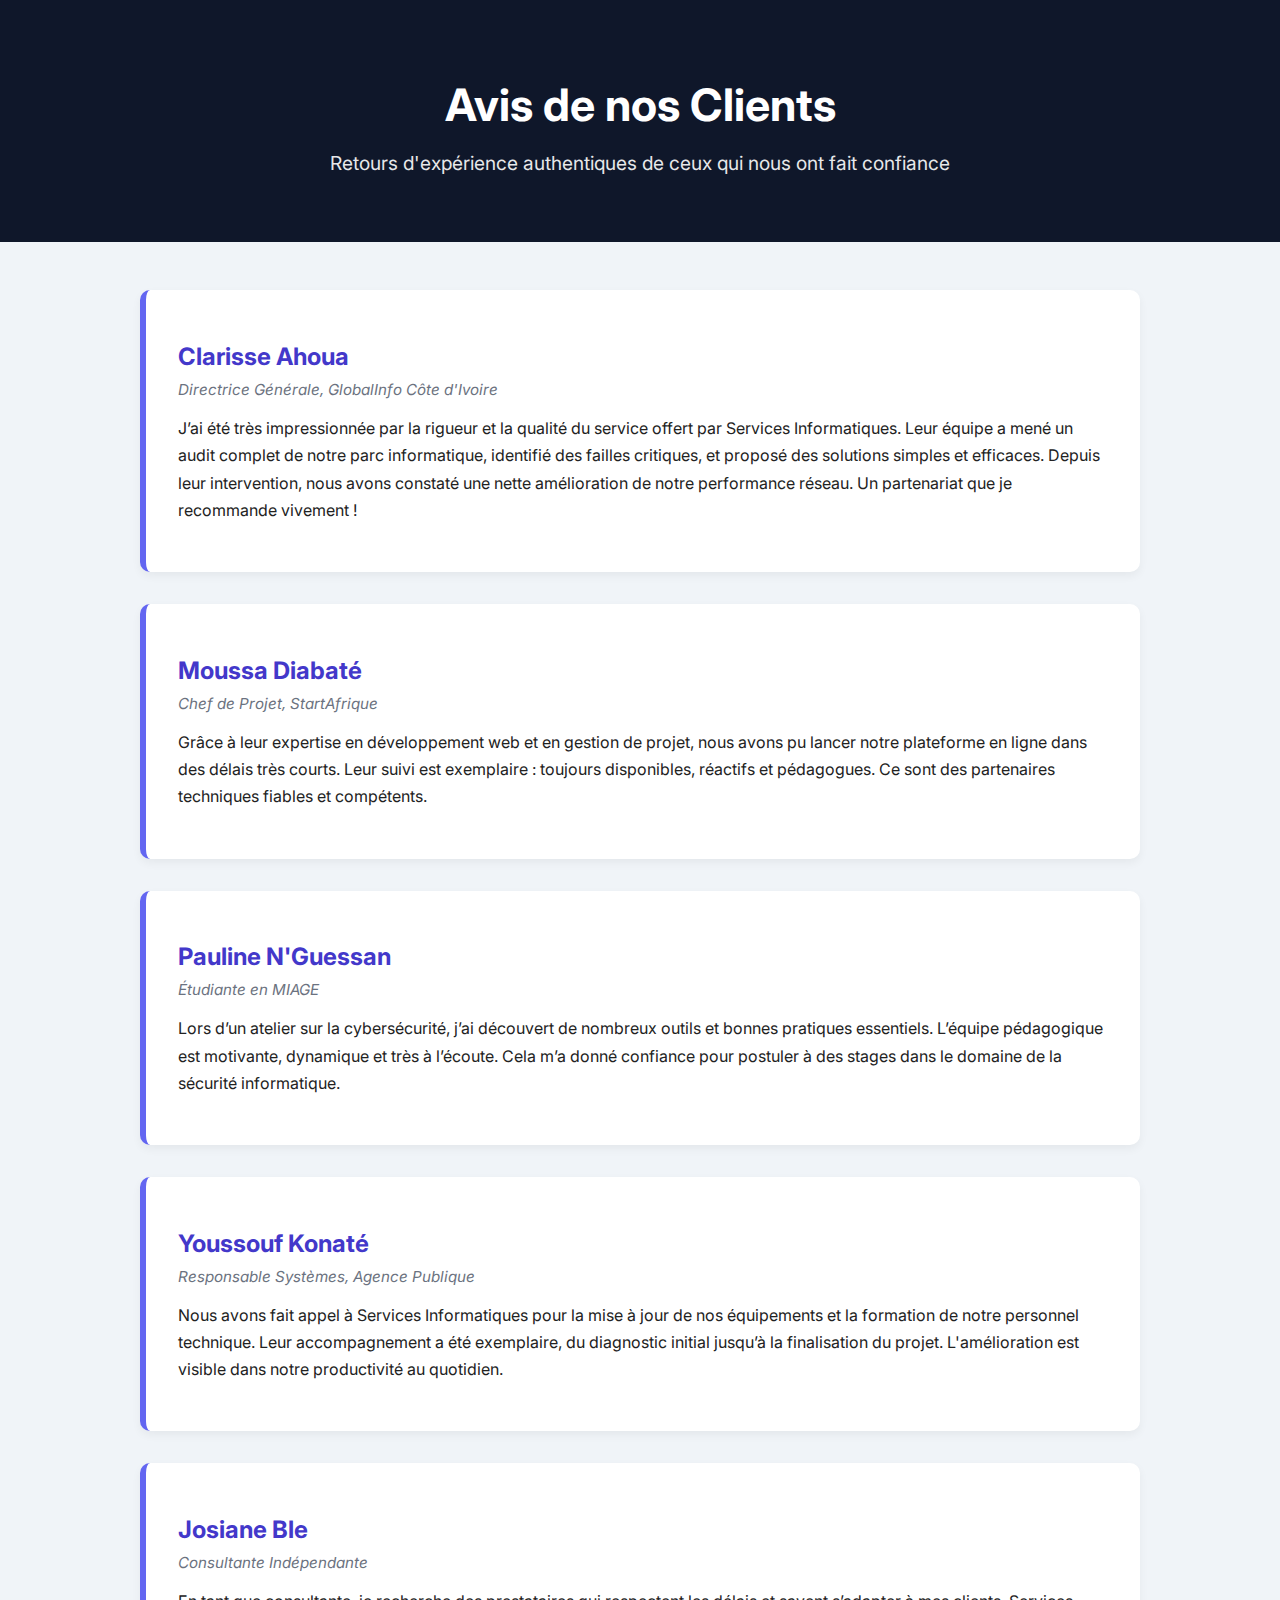
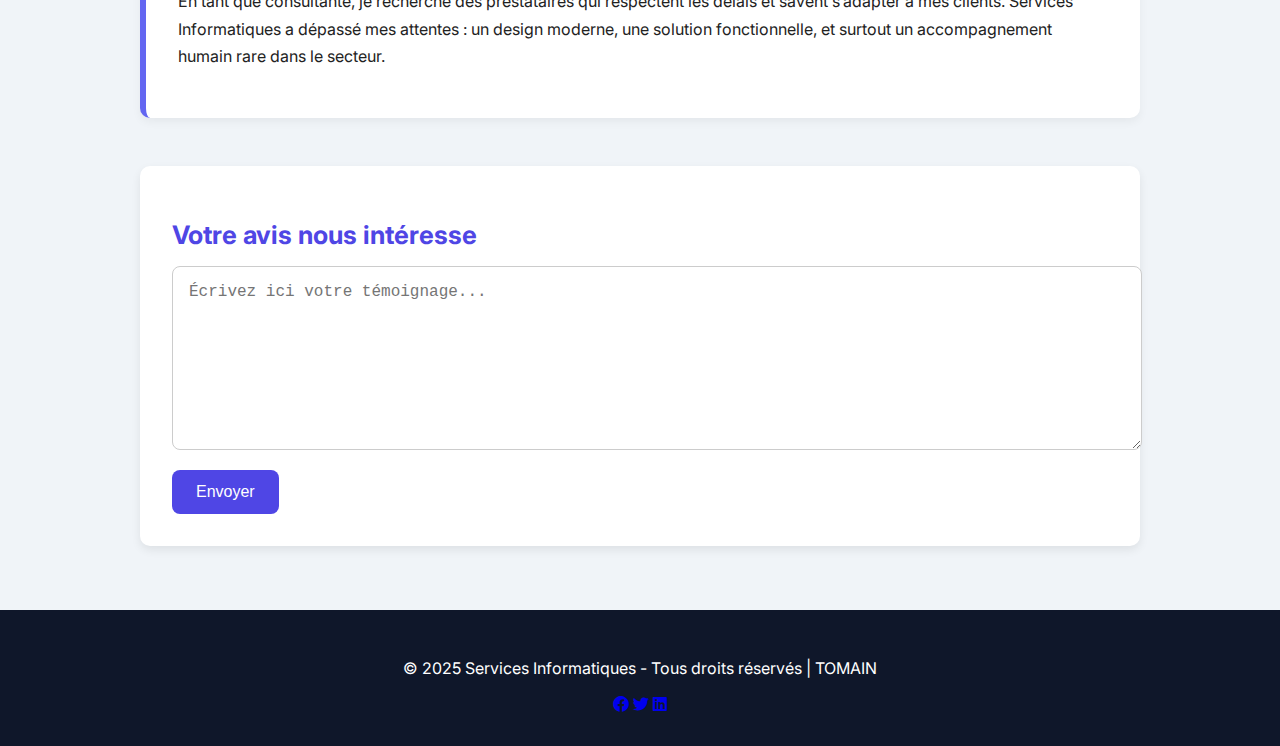
<file: TEMOIGNAGES-CLIENTS.html>
<!DOCTYPE html>
<html lang="fr">
<head>
  <meta charset="UTF-8">
  <title>TEMOIGNAGES-CLIENTS</title>
 <link rel="stylesheet" href="client-styles.css">
  <link rel="icon" href="image 13.png">
  <link rel="stylesheet" href="https://cdnjs.cloudflare.com/ajax/libs/font-awesome/6.0.0/css/all.min.css"><!-- lien pour les image du menu de droite-->
  <link href="https://fonts.googleapis.com/css2?family=Inter:wght@400;600&display=swap" rel="stylesheet">

</head>
<body>
  <header>
    <h1>Avis de nos Clients</h1>
    <p>Retours d'expérience authentiques de ceux qui nous ont fait confiance</p>
  </header>

  <main>
    <div class="testimonial">
      <h2>Clarisse Ahoua</h2>
      <span>Directrice Générale, GlobalInfo Côte d'Ivoire</span>
      <p>
        J’ai été très impressionnée par la rigueur et la qualité du service offert par Services Informatiques. Leur équipe a mené un audit complet de notre parc informatique, identifié des failles critiques, et proposé des solutions simples et efficaces. Depuis leur intervention, nous avons constaté une nette amélioration de notre performance réseau. Un partenariat que je recommande vivement !
      </p>
    </div>

    <div class="testimonial">
      <h2>Moussa Diabaté</h2>
      <span>Chef de Projet, StartAfrique</span>
      <p>
        Grâce à leur expertise en développement web et en gestion de projet, nous avons pu lancer notre plateforme en ligne dans des délais très courts. Leur suivi est exemplaire : toujours disponibles, réactifs et pédagogues. Ce sont des partenaires techniques fiables et compétents.
      </p>
    </div>

    <div class="testimonial">
      <h2>Pauline N'Guessan</h2>
      <span>Étudiante en MIAGE</span>
      <p>
        Lors d’un atelier sur la cybersécurité, j’ai découvert de nombreux outils et bonnes pratiques essentiels. L’équipe pédagogique est motivante, dynamique et très à l’écoute. Cela m’a donné confiance pour postuler à des stages dans le domaine de la sécurité informatique.
      </p>
    </div>

    <div class="testimonial">
      <h2>Youssouf Konaté</h2>
      <span>Responsable Systèmes, Agence Publique</span>
      <p>
        Nous avons fait appel à Services Informatiques pour la mise à jour de nos équipements et la formation de notre personnel technique. Leur accompagnement a été exemplaire, du diagnostic initial jusqu’à la finalisation du projet. L'amélioration est visible dans notre productivité au quotidien.
      </p>
    </div>

    <div class="testimonial">
      <h2>Josiane Ble</h2>
      <span>Consultante Indépendante</span>
      <p>
        En tant que consultante, je recherche des prestataires qui respectent les délais et savent s’adapter à mes clients. Services Informatiques a dépassé mes attentes : un design moderne, une solution fonctionnelle, et surtout un accompagnement humain rare dans le secteur.
      </p>
    </div>

    <div class="feedback-form">
      <h2>Votre avis nous intéresse</h2>
      <form>
        <textarea placeholder="Écrivez ici votre témoignage..." required></textarea>
        <br>
        <button type="submit">Envoyer</button>
      </form>
    </div>
  </main>
 <footer>
        <p>&copy; 2025 Services Informatiques - Tous droits réservés | TOMAIN</p>
        <div class="social-icons">
            <a href="#"><i class="fab fa-facebook"></i></a>
            <a href="#"><i class="fab fa-twitter"></i></a>
            <a href="#"><i class="fab fa-linkedin"></i></a>
        </div>
    </footer>
</body>
</html>
</file>
<file: styles.css>
/* Styles généraux */
body {
    font-family: 'Poppins', sans-serif;
    color: #f0f0f0;
    background-color: #181818;/* Noir légèrement moins dur*/
    line-height: 1.6;
    margin: 10;
    padding: 0;
}

h1, h2, h3 {
    font-weight: 600;
    color: #00bcd4; /* Bleu cyan moderne */
}

/* LE DEBUT DU CORPS */
header.le-haut {
    display: flex;
    align-items: center;
    background-image: url(./image\ 3.webp);
    background-color: #333;
    color: white;
    padding: 15px ; 
}

.logo {
    width: 150px;
    margin-right:320px ;
 
}

/* Menu principal */
.menu {
    list-style: none;

    padding: 0;
    margin: 0;
    display: flex;
    justify-content: center;
    background-color: #444;
}

.menu li {
    position: relative;
}

.menu a {
    text-decoration: none;
    color: white;
    padding: 15px 20px;
    display: flex;
    align-items: center;
    transition: background 0.3s ease-in-out;
}
.menu a:hover {
    background: #00bcd4; /* Ajout d’un effet hover */
    color: #181818;
    border-radius: 5px;
}

/* Sous-menus desktop */
.submenu {
    z-index: 10;
    display: none;
    position: absolute;
    top: 100%;
    width: 100%;
    left: 0;
    background-color: #555;
    list-style: none;
    padding: 0;
    margin: 0;
}

.dropdown:hover .submenu {
    display: block;
}

/* Menu mobile */
.menu-checkbox, .submenu-checkbox {
    display: none;
}

.menu-icon {
    display: none;
    font-size: 30px;
    color: rgb(255, 253, 253);
    position: absolute;
    top: 15px;
    right: 15px;
    background-color: #444;
    padding: 10px;
    border-radius: 5px;
}

.menu-container {
    display: none;
    flex-direction: column;
    width: 25%;
    background-color: #333;
    position: absolute;
    left: 0;
    z-index: 10;
}

.menu-checkbox:checked ~ .menu-container {
    display: flex;
}

.submenu-label {
    display: block;
    color: white;
    padding: 10px;
    cursor: pointer;
}

.submenu {
    display: none;
    background-color: #555;
}

.submenu-checkbox:checked + .submenu {
    display: block;
}

/* Responsive */
@media (max-width: 768px) {
    .menu-icon {
        display: block;
    }

    .menu {
        display: none;
    }
    .logo{
        margin-right: 50px;
    }
    .sidebar{  /* pour masquer lemenu droit */
        display: none;
    }
}

/* Image défilante */   
.carousel {
    z-index: 0;
    width: 50%;
    height: 100%;
    overflow: hidden;
    z-index: 1;
   
  }
  
  .carousel-slide {
    width: 400%;; /* 100% par image */
    animation: slide 15s infinite; /* Défilement toutes les 20 secondes */
  }
  
  .carousel-slide img {
    width:25%; /* 1/4 de la largeur du carrousel */
    height: 50%;
    object-fit: cover;
    float: left;
  }
  
  @keyframes slide {
    0% { transform: translateX(0); }
    25% { transform: translateX(-25%); }
    50% { transform: translateX(-50%); }
    75% { transform: translateX(-75%); }
    100% { transform: translateX(0); }
  }
  /* image illu */
  .grid-container {
    display: grid;
    grid-template-columns: 1fr 1fr; /* Deux colonnes de taille égale */
    gap: 20px;
    align-items: center;
}

.grid-container img {
    width: 100%;
    ;
    height: auto;
}

.text-box {
    font-size: 18px;
    color: white;
}

/* Responsive : empiler en colonne sur mobile */
@media (max-width: 768px) {
    .grid-container {
        grid-template-columns: 1fr;
        text-align: center;
    }
}


/* menu droit */
.container {
    display: flex;
    justify-content: space-between;
}

.content {
    flex: 6; /* Prend plus de place-prend moin de place */
    
}

.sidebar {
    flex: 1; /* Prend moins de place */
    background-color: #333;
    padding: 20px;
}

.sidebar ul {
    list-style: none;
    padding: 0;
}

.sidebar li {
    margin-bottom: 10px;
}

.sidebar a {
    color: #e0e0e0;
    text-decoration: none;
}

img {
    max-width: 100%;
    height: auto;
    margin-top: 20px;
}


/* le reste de la page */

footer {
    background-color: #555;
    padding: 10px;
    text-align: center;
}


/* page de contacte */
body.contact{
    font-family: sans-serif;
    margin: 0;
    padding: 0;
    background-color:#B0B3B8;
    color: black;
}
header.contact{
    background-color: #555289;
    padding: 10px;
    text-align: center;
}
main.contact{
    display: flex;
    flex-wrap: wrap;
    justify-content: space-around;
    padding: 20px;
}
section.contact, .mapcontact{
    width: 45%;
    margin-bottom: 20px;
    padding: 20px;
    border: 1px solid rgb(9, 9, 10);
    background-color: #f4f0f0;
}
form.contact label{
    display: block;
    margin-bottom: 5px;
}
form.contact input,form.contact textarea{
    width: 100%;
    padding: 10px;
    margin-bottom: 10px;
    border: 1px solid #aec95d00;
}
form.contact button{
    background-color: #007bff;
    color: white;
    padding: 10px 20px;
    border: none;
    cursor: pointer;
}

/* formulaire */
body.formulaire{
    background-image: url(image\ 14.jpeg);
    background-size: cover;
    background-repeat: no-repeat;
    color: #1a1a1a;
}
/* Conteneur principal */
.tab-container {
    width: 100%;
    max-width: 600px;
    margin: auto;
}
/* Cacher les boutons radio */
input[name="tabs"] {
    display: none;
}
/* Style des onglets */
label {
    display: inline-block;
    padding: 10px 20px;
    background: #007BFF;
    color: white;
    cursor: pointer;
    border-radius: 5px 5px 0 0;
    margin-right: 5px;
}

/* Contenu des onglets */
.tab-content {
    display: none;
    padding: 20px;
    border: 1px solid #007BFF;
    border-radius: 0 0 5px 5px;
    background: #f8f8f8;
}

/* Afficher le bon formulaire quand l’onglet est sélectionné */
#tab1:checked ~ #content1,
#tab2:checked ~ #content2,
#tab3:checked ~ #content3 {
    display: block;
}

/* Style des formulaires */
form {
    display: flex;
    flex-direction: column;
}

input, textarea, button {
    margin-top: 10px;
    padding: 10px;
    border: 1px solid #ccc;
    border-radius: 5px;
}

/* Style des boutons */
button {
    background: #007BFF;
    color: white;
    cursor: pointer;
}

button:hover {
    background: #0056b3;
}

/* les mouvement de plus */

/* Ajout de Google Fonts */


.cta-button {
    display: inline-block;
    background: #00bcd4;
    color: white;
    padding: 12px 20px;
    font-size: 18px;
    border-radius: 5px;
    text-decoration: none;
    transition: background 0.3s ease-in-out;
}

.cta-button:hover {
    background: #0097a7;
}
.social-icons a {
    color: white;
    font-size: 20px;
    margin: 0 10px;
    transition: color 0.3s ease-in-out;
}

.social-icons a:hover {
    color: #00bcd4;
}
</file>
<file: client-styles.css>
body {
      font-family: 'Inter', sans-serif;
      margin: 0;
      padding: 0;
      background-color: #f0f4f8;
      color: #222;
    }

    header {
      background-color: #0f172a;
      color: white;
      padding: 3rem 2rem;
      text-align: center;
    }


    header h1 {
      font-size: 2.8rem;
      margin-bottom: 0.5rem;
    }

    header p {
      font-size: 1.2rem;
      opacity: 0.9;
    }

    main {
      max-width: 1000px;
      margin: 3rem auto;
      padding: 0 2rem;
    }

    .testimonial {
      background: white;
      margin-bottom: 2rem;
      padding: 2rem;
      border-radius: 10px;
      box-shadow: 0 4px 10px rgba(0,0,0,0.05);
      border-left: 6px solid #6366f1;
    }

    .testimonial h2 {
      margin-bottom: 0.5rem;
      font-size: 1.5rem;
      color: #4338ca;
    }

    .testimonial span {
      font-style: italic;
      color: #6b7280;
      font-size: 0.95rem;
    }

    .testimonial p {
      margin-top: 1rem;
      line-height: 1.7;
    }

    .feedback-form {
      background: #ffffff;
      padding: 2rem;
      border-radius: 10px;
      box-shadow: 0 4px 10px rgba(0,0,0,0.08);
      margin-top: 3rem;
    }

    .feedback-form h2 {
      font-size: 1.6rem;
      color: #4f46e5;
      margin-bottom: 1rem;
    }

    .feedback-form textarea {
      width: 100%;
      height: 150px;
      padding: 1rem;
      border-radius: 8px;
      border: 1px solid #ccc;
      font-size: 1rem;
      resize: vertical;
    }

    .feedback-form button {
      margin-top: 1rem;
      background-color: #4f46e5;
      color: white;
      border: none;
      padding: 0.8rem 1.5rem;
      font-size: 1rem;
      border-radius: 8px;
      cursor: pointer;
    }

    .feedback-form button:hover {
      background-color: #4338ca;
    }

    footer {
      background-color: #0f172a;
      color: white;
      text-align: center;
      padding: 2rem;
      margin-top: 4rem;
    }
</file>
